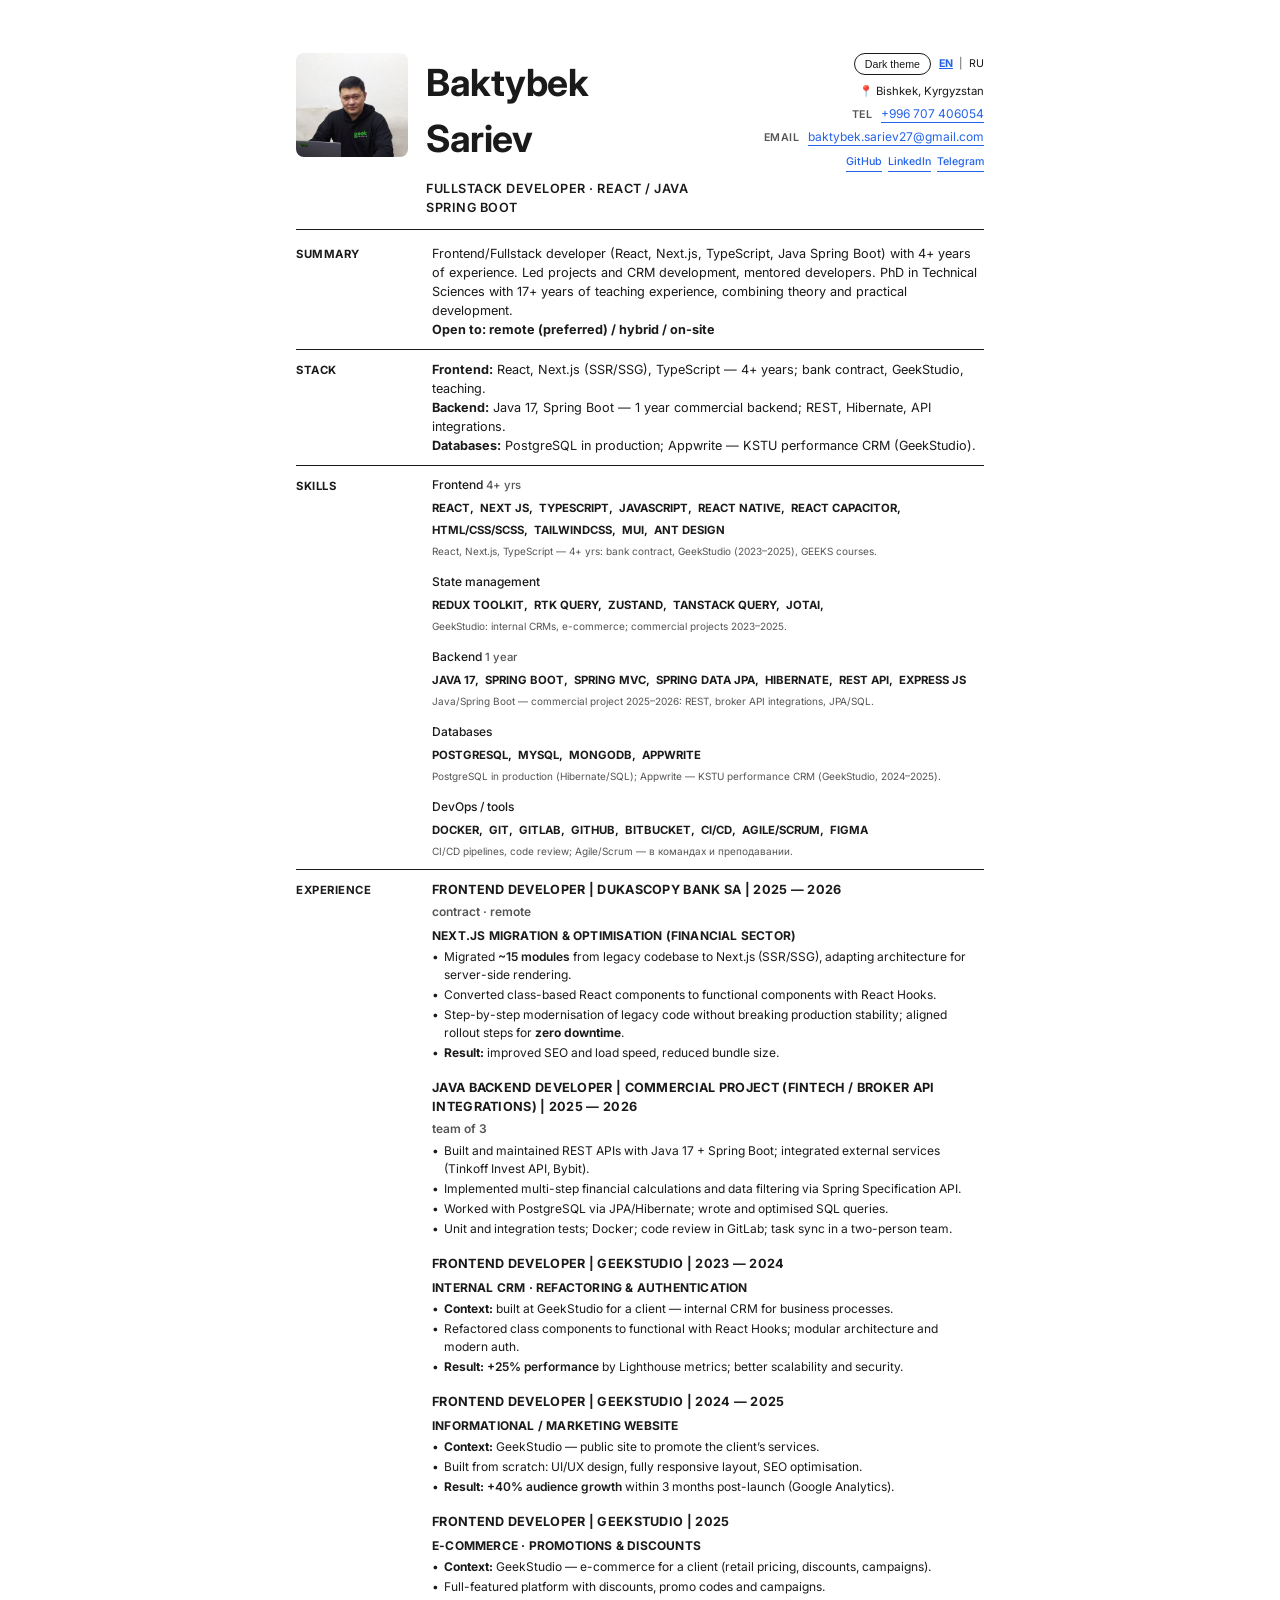
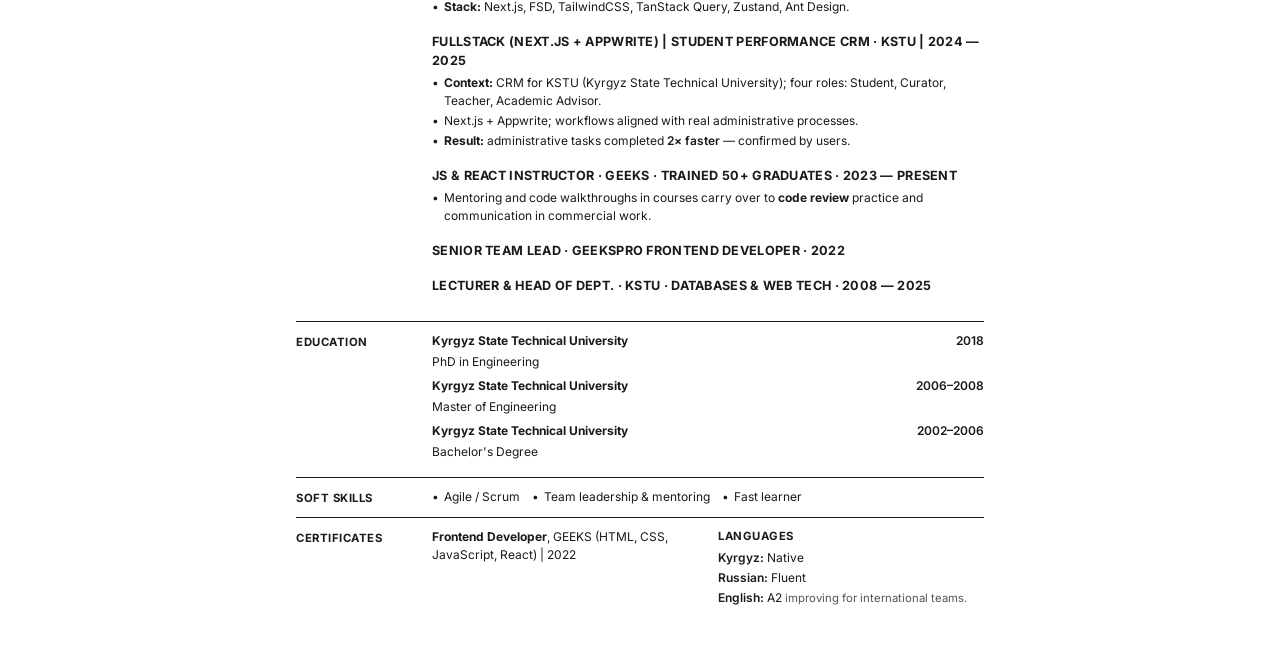
<file: index.html>
<!DOCTYPE html>
<html lang="en">
<head>
    <meta charset="UTF-8">
    <meta name="viewport" content="width=device-width, initial-scale=1.0">
    <title>Baktybek Sariev — Fullstack Developer</title>
    <link rel="stylesheet" href="styles.css">
    <script src="script.js" defer></script>
</head>
<body class="theme-light">
<div class="page">

    <div class="header">
        <div class="header-left">
            <div class="header-photo">
                <img src="./BIS.jpg" alt="Baktybek Sariev" width="112" height="112" loading="lazy">
            </div>
        </div>
        <div class="header-center">
            <div class="header-name">
                <h1 data-lang-block="ru" style="display:none;">Бактыбек Сариев</h1>
                <h1 data-lang-block="en">Baktybek <br>Sariev</h1>
                <div class="header-title" data-lang-block="ru" style="display:none;">Fullstack-разработчик · React /
                    Java Spring Boot
                </div>
                <div class="header-title" data-lang-block="en">Fullstack Developer · React / Java Spring Boot</div>
            </div>
        </div>
        <div class="header-right">
            <div class="header-controls">
                <button class="theme-toggle" type="button" data-lang-block="ru" style="display:none;">Тёмная тема
                </button>
                <button class="theme-toggle" type="button" data-lang-block="en">Dark theme</button>
                <div class="lang-switch">
                    <a href="#" class="lang-active" data-lang="en">EN</a>
                    <span class="lang-sep">|</span>
                    <a href="#" data-lang="ru">RU</a>
                </div>
            </div>
            <div class="header-meta" data-lang-block="ru" style="display:none;">
                <span class="header-meta-line header-meta-loc">📍 Бишкек, Кыргызстан</span>
            </div>
            <div class="header-meta" data-lang-block="en">
                <span class="header-meta-line header-meta-loc">📍 Bishkek, Kyrgyzstan</span>
            </div>
            <div class="contact-item">
                <span class="contact-label" data-lang-block="ru" style="display:none;">Тел</span>
                <span class="contact-label" data-lang-block="en">Tel</span>
                <a href="tel:+996707406054">+996 707 406054</a>
            </div>
            <div class="contact-item">
                <span class="contact-label">Email</span>
                <a href="mailto:baktybek.sariev27@gmail.com">baktybek.sariev27@gmail.com</a>
            </div>
            <div class="header-links">
                <a href="https://github.com/baktybeks" target="_blank" rel="noopener noreferrer">GitHub</a>
                <a href="https://www.linkedin.com/in/baktybek-sariev/" target="_blank" rel="noopener noreferrer">LinkedIn</a>
                <a href="https://t.me/SBaktybek" target="_blank" rel="noopener noreferrer">Telegram</a>
            </div>
        </div>
    </div>
    <!-- SUMMARY -->
    <div class="section-row">
        <div class="section-label" data-lang-block="ru" style="display:none;">Краткое<br>описание</div>
        <div class="section-label" data-lang-block="en">Summary</div>
        <div class="section-content" data-lang-block="ru" style="display:none;">
            Frontend/Fullstack разработчик (React, Next.js, TypeScript, Java Spring Boot) с 4+ годами опыта. Руководил проектами и CRM, занимался менторством. Кандидат технических наук, 17+ лет преподавания, совмещаю теорию и практику. <br><strong>Открыт к формату: удалёнка (предпочтительно) / гибрид / офис.</strong>
        </div>
        <div class="section-content" data-lang-block="en">
            Frontend/Fullstack developer (React, Next.js, TypeScript, Java Spring Boot) with 4+ years of experience. Led projects and CRM development, mentored developers. PhD in Technical Sciences with 17+ years of teaching experience, combining theory and practical development. <br><strong> Open to: remote (preferred) / hybrid / on-site</strong>
        </div>
    </div>

    <hr class="divider">

    <!-- STACK -->
    <div class="section-row">
        <div class="section-label" data-lang-block="ru" style="display:none;">Стек</div>
        <div class="section-label" data-lang-block="en">Stack</div>
        <div class="section-content" data-lang-block="ru" style="display:none;">
            <strong>Frontend:</strong> React, Next.js (SSR/SSG), TypeScript — 4+ года; банковский контракт, GeekStudio,
            обучение.<br>
            <strong>Backend:</strong> Java 17, Spring Boot — 1 год коммерческого бэкенда; REST, Hibernate, интеграции
            API.<br>
            <strong>Базы данных:</strong> PostgreSQL в продакшене; Appwrite — CRM для КГТУ (GeekStudio).
        </div>
        <div class="section-content" data-lang-block="en">
            <strong>Frontend:</strong> React, Next.js (SSR/SSG), TypeScript — 4+ years; bank contract, GeekStudio,
            teaching.<br>
            <strong>Backend:</strong> Java 17, Spring Boot — 1 year commercial backend; REST, Hibernate, API
            integrations.<br>
            <strong>Databases:</strong> PostgreSQL in production; Appwrite — KSTU performance CRM (GeekStudio).
        </div>
    </div>

    <hr class="divider">

    <!-- SKILLS -->
    <div class="section-row">
        <div class="section-label" data-lang-block="ru" style="display:none;">Навыки</div>
        <div class="section-label" data-lang-block="en">Skills</div>
        <div class="section-content">
            <div class="skills-stack" data-lang-block="ru" style="display:none;">
                <div class="skill-group">
                    <div class="skill-group-name">Фронтенд <span class="years">4+ лет</span></div>
                    <div class="skill-tags">
                        <span class="tag ">React,</span>
                        <span class="tag ">Next.js,</span>
                        <span class="tag ">TypeScript,</span>
                        <span class="tag">JavaScript,</span>
                        <span class="tag">React Native,</span>
                        <span class="tag">React capacitor,</span>
                        <span class="tag">HTML/CSS/SCSS,</span>
                        <span class="tag">TailwindCSS,</span>
                        <span class="tag">MUI,</span>
                        <span class="tag">Ant Design</span>
                    </div>
                    <p class="skill-group-note">React, Next.js, TypeScript — 4+ года: банковский контракт, GeekStudio
                        (2023–2025), курсы GEEKS.</p>
                </div>
                <div class="skill-group">
                    <div class="skill-group-name">Управление состоянием</div>
                    <div class="skill-tags">
                        <span class="tag">Redux Toolkit,</span>
                        <span class="tag">RTK Query,</span>
                        <span class="tag">Zustand,</span>
                        <span class="tag">TanStack Query,</span>
                        <span class="tag">Jotai</span>
                    </div>
                    <p class="skill-group-note">GeekStudio: внутренние CRM, e-commerce; коммерческие проекты
                        2023–2025.</p>
                </div>
                <div class="skill-group">
                    <div class="skill-group-name">Бэкенд <span class="years">1 год</span></div>
                    <div class="skill-tags">
                        <span class="tag">Java 17,</span>
                        <span class="tag">Spring Boot,</span>
                        <span class="tag">Spring MVC,</span>
                        <span class="tag">Spring Data JPA,</span>
                        <span class="tag">Hibernate,</span>
                        <span class="tag">REST API,</span>
                        <span class="tag">Express JS,</span>
                    </div>
                    <p class="skill-group-note">Java/Spring Boot — коммерческий проект 2025–2026: REST, интеграции
                        брокерских API, JPA/SQL.</p>
                </div>
                <div class="skill-group">
                    <div class="skill-group-name">Базы данных</div>
                    <div class="skill-tags">
                        <span class="tag">PostgreSQL,</span>
                        <span class="tag">MySQL,</span>
                        <span class="tag">MongoDB,</span>
                        <span class="tag">Appwrite</span>
                    </div>
                    <p class="skill-group-note">PostgreSQL в продакшене (Hibernate/SQL); Appwrite — CRM успеваемости для
                        КГТУ (GeekStudio, 2024–2025).</p>
                </div>
                <div class="skill-group">
                    <div class="skill-group-name">DevOps / инструменты</div>
                    <div class="skill-tags">
                        <span class="tag">Docker,</span>
                        <span class="tag">Git,</span>
                        <span class="tag">GitLab,</span>
                        <span class="tag">GitHub,</span>
                        <span class="tag">Bitbucket,</span>
                        <span class="tag">CI/C,D</span>
                        <span class="tag">Agile/Scrum,</span>
                        <span class="tag">Figma</span>
                    </div>
                    Опыт: CI/CD пайплайны, code review; Agile/Scrum — командная работа и преподавание.
                </div>
            </div>
            <div class="skills-stack" data-lang-block="en">
                <div class="skill-group">
                    <div class="skill-group-name">Frontend <span class="years">4+ yrs</span></div>
                    <div class="skill-tags">
                        <span class="tag">React,</span>
                        <span class="tag">Next JS,</span>
                        <span class="tag">TypeScript,</span>
                        <span class="tag">JavaScript,</span>
                        <span class="tag">React Native,</span>
                        <span class="tag">React capacitor,</span>
                        <span class="tag">HTML/CSS/SCSS,</span>
                        <span class="tag">TailwindCSS,</span>
                        <span class="tag">MUI,</span>
                        <span class="tag">Ant Design</span>
                    </div>
                    <p class="skill-group-note">React, Next.js, TypeScript — 4+ yrs: bank contract, GeekStudio
                        (2023–2025), GEEKS courses.</p>
                </div>
                <div class="skill-group">
                    <div class="skill-group-name">State management</div>
                    <div class="skill-tags">
                        <span class="tag">Redux Toolkit,</span>
                        <span class="tag">RTK Query,</span>
                        <span class="tag">Zustand,</span>
                        <span class="tag">TanStack Query,</span>
                        <span class="tag">Jotai,</span>
                    </div>
                    <p class="skill-group-note">GeekStudio: internal CRMs, e-commerce; commercial projects
                        2023–2025.</p>
                </div>
                <div class="skill-group">
                    <div class="skill-group-name">Backend <span class="years">1 year</span></div>
                    <div class="skill-tags">
                        <span class="tag">Java 17,</span>
                        <span class="tag">Spring Boot,</span>
                        <span class="tag">Spring MVC,</span>
                        <span class="tag">Spring Data JPA,</span>
                        <span class="tag">Hibernate,</span>
                        <span class="tag">REST API,</span>
                        <span class="tag">Express JS</span>
                    </div>
                    <p class="skill-group-note">Java/Spring Boot — commercial project 2025–2026: REST, broker API
                        integrations, JPA/SQL.</p>
                </div>
                <div class="skill-group">
                    <div class="skill-group-name">Databases</div>
                    <div class="skill-tags">
                        <span class="tag">PostgreSQL,</span>
                        <span class="tag">MySQL,</span>
                        <span class="tag">MongoDB,</span>
                        <span class="tag">Appwrite</span>
                    </div>
                    <p class="skill-group-note">PostgreSQL in production (Hibernate/SQL); Appwrite — KSTU performance
                        CRM (GeekStudio, 2024–2025).</p>
                </div>
                <div class="skill-group">
                    <div class="skill-group-name">DevOps / tools</div>
                    <div class="skill-tags">
                        <span class="tag">Docker,</span>
                        <span class="tag">Git,</span>
                        <span class="tag">GitLab,</span>
                        <span class="tag">GitHub,</span>
                        <span class="tag">Bitbucket,</span>
                        <span class="tag">CI/CD,</span>
                        <span class="tag">Agile/Scrum,</span>
                        <span class="tag">Figma</span>
                    </div>
                    <p class="skill-group-note">
                        CI/CD pipelines, code review; Agile/Scrum — в командах и преподавании.
                    </p>
                </div>
            </div>
        </div>
    </div>

    <hr class="divider">

    <!-- EXPERIENCE -->
    <div class="section-row">
        <div class="section-label" data-lang-block="ru" style="display:none;">Опыт</div>
        <div class="section-label" data-lang-block="en">Experience</div>
        <div class="section-content">

            <div data-lang-block="ru" style="display:none;">

                <div class="exp-block">
                    <div class="exp-header">Frontend-разработчик | Dukascopy Bank SA | 2025 — 2026</div>
                    <div class="exp-type-note">контракт · удалённо</div>
                    <div class="exp-type-note">Миграция на Next.js и оптимизация (финансовый сектор)</div>
                    <ul class="exp-list">
                        <li>Мигрировал <span class="metric">~15 модулей</span> из legacy на Next.js (SSR/SSG), адаптируя
                            архитектуру под серверный рендеринг.
                        </li>
                        <li>Перевёл классовые React-компоненты на функциональные с React Hooks.</li>
                        <li>Поэтапная модернизация legacy-кода без простоев в production; согласовывал этапы внедрения
                            для <strong>нулевого downtime</strong>.
                        </li>
                        <li><strong>Результат:</strong> улучшение SEO и скорости загрузки, меньший бандл.</li>
                    </ul>
                </div>

                <div class="exp-block">
                    <div class="exp-header">Java Backend-разработчик | Коммерческий проект (финтех / брокерские API) |
                        2025 — 2026
                    </div>
                    <div class="exp-type-note">команда из 3</div>
                    <ul class="exp-list">
                        <li>REST API на Java 17 + Spring Boot; интеграции с внешними сервисами (Tinkoff Invest API,
                            Bybit).
                        </li>
                        <li>Многошаговые финансовые расчёты и фильтрация данных через Spring Specification API.</li>
                        <li>PostgreSQL через JPA/Hibernate; написание и оптимизация SQL.</li>
                        <li>Unit и integration-тесты; Docker; code review в GitLab; синхронизация задач в команде из
                            двух человек.
                        </li>
                    </ul>
                </div>
                <div class="exp-block">
                    <div class="exp-header">Frontend-разработчик | GeekStudio | 2023 — 2024</div>
                    <div class="exp-project">Внутренняя CRM · рефакторинг и авторизация</div>
                    <ul class="exp-list">
                        <li><strong>Контекст:</strong> разработка в GeekStudio для клиента — внутренняя CRM для
                            бизнес-процессов.
                        </li>
                        <li>Рефакторинг классовых компонентов в функциональные; модульная архитектура и современная
                            авторизация.
                        </li>
                        <li><strong>Результат:</strong> <span class="metric">+25% к производительности</span> по
                            Lighthouse; масштабируемость и безопасность.
                        </li>
                    </ul>
                </div>

                <div class="exp-block">
                    <div class="exp-header">Frontend-разработчик | GeekStudio | 2024 — 2025</div>
                    <div class="exp-project">Информационный / маркетинговый сайт</div>
                    <ul class="exp-list">
                        <li><strong>Контекст:</strong> GeekStudio — публичный сайт для продвижения услуг заказчика.</li>
                        <li>С нуля: UI/UX, адаптивная вёрстка, SEO.</li>
                        <li><strong>Результат:</strong> <span class="metric">+40% рост аудитории</span> за 3 месяца
                            после запуска (Google Analytics).
                        </li>
                    </ul>
                </div>

                <div class="exp-block">
                    <div class="exp-header">Frontend-разработчик | GeekStudio | 2025</div>
                    <div class="exp-project">E-commerce · акции и промокоды</div>
                    <ul class="exp-list">
                        <li><strong>Контекст:</strong> GeekStudio — e-commerce для заказчика (розничная логика, скидки,
                            кампании).
                        </li>
                        <li>Платформа со скидками, промокодами и кампаниями.</li>
                        <li><strong>Стек:</strong> Next.js, FSD, TailwindCSS, TanStack Query, Zustand, Ant Design.</li>
                    </ul>
                </div>
                <div class="exp-block">
                    <div class="exp-header">Fullstack (Next.js + Appwrite) | CRM успеваемости · КГТУ | 2024 — 2025</div>
                    <ul class="exp-list">
                        <li><strong>Контекст:</strong> CRM для КГТУ (четыре роли: студент, куратор, преподаватель,
                            академический советник).
                        </li>
                        <li>Next.js + Appwrite; проектирование сценариев под реальные административные процессы.</li>
                        <li><strong>Результат:</strong> административные задачи выполняются <span class="metric">в 2 раза быстрее</span>
                            — подтверждено пользователями.
                        </li>
                    </ul>
                </div>
                <div class="exp-block">
                    <div class="exp-header">Преподаватель JS и React · GEEKS · 50+ выпускников · 2023 — наст.
                        время
                    </div>
                    <ul class="exp-list">
                        <li>Менторство и разбор кода на курсах переносится в практику <strong>code review</strong> и
                            коммуникации в коммерческих проектах.
                        </li>
                    </ul>
                </div>
                <div class="exp-block">
                    <div class="exp-header">Старший тимлид · GeeksPro Frontend Developer · 2022</div>
                </div>
                <div class="exp-block">
                    <div class="exp-header">Преподаватель и зав. кафедрой · КГТУ · БД и веб-технологии · 2008 —
                        2025
                    </div>
                </div>
            </div>

            <div data-lang-block="en">

                <div class="exp-block">
                    <div class="exp-header">Frontend Developer | Dukascopy Bank SA | 2025 — 2026</div>
                    <div class="exp-type-note">contract · remote</div>
                    <div class="exp-project">Next.js migration &amp; optimisation (financial sector)</div>
                    <ul class="exp-list">
                        <li>Migrated <span class="metric">~15 modules</span> from legacy codebase to Next.js (SSR/SSG),
                            adapting architecture for server-side rendering.
                        </li>
                        <li>Converted class-based React components to functional components with React Hooks.</li>
                        <li>Step-by-step modernisation of legacy code without breaking production stability; aligned
                            rollout steps for <strong>zero downtime</strong>.
                        </li>
                        <li><strong>Result:</strong> improved SEO and load speed, reduced bundle size.</li>
                    </ul>
                </div>

                <div class="exp-block">
                    <div class="exp-header">Java Backend Developer | Commercial project (fintech / broker API
                        integrations) | 2025 — 2026
                    </div>
                    <div class="exp-type-note">team of 3</div>
                    <ul class="exp-list">
                        <li>Built and maintained REST APIs with Java 17 + Spring Boot; integrated external services
                            (Tinkoff Invest API, Bybit).
                        </li>
                        <li>Implemented multi-step financial calculations and data filtering via Spring Specification
                            API.
                        </li>
                        <li>Worked with PostgreSQL via JPA/Hibernate; wrote and optimised SQL queries.</li>
                        <li>Unit and integration tests; Docker; code review in GitLab; task sync in a two-person team.
                        </li>
                    </ul>
                </div>
                <div class="exp-block">
                    <div class="exp-header">Frontend Developer | GeekStudio | 2023 — 2024</div>
                    <div class="exp-project">Internal CRM · refactoring &amp; authentication</div>
                    <ul class="exp-list">
                        <li><strong>Context:</strong> built at GeekStudio for a client — internal CRM for business
                            processes.
                        </li>
                        <li>Refactored class components to functional with React Hooks; modular architecture and modern
                            auth.
                        </li>
                        <li><strong>Result:</strong> <span class="metric">+25% performance</span> by Lighthouse metrics;
                            better scalability and security.
                        </li>
                    </ul>
                </div>

                <div class="exp-block">
                    <div class="exp-header">Frontend Developer | GeekStudio | 2024 — 2025</div>
                    <div class="exp-project">Informational / marketing website</div>
                    <ul class="exp-list">
                        <li><strong>Context:</strong> GeekStudio — public site to promote the client’s services.</li>
                        <li>Built from scratch: UI/UX design, fully responsive layout, SEO optimisation.</li>
                        <li><strong>Result:</strong> <span class="metric">+40% audience growth</span> within 3 months
                            post-launch (Google Analytics).
                        </li>
                    </ul>
                </div>

                <div class="exp-block">
                    <div class="exp-header">Frontend Developer | GeekStudio | 2025</div>
                    <div class="exp-project">E-commerce · promotions &amp; discounts</div>
                    <ul class="exp-list">
                        <li><strong>Context:</strong> GeekStudio — e-commerce for a client (retail pricing, discounts,
                            campaigns).
                        </li>
                        <li>Full-featured platform with discounts, promo codes and campaigns.</li>
                        <li><strong>Stack:</strong> Next.js, FSD, TailwindCSS, TanStack Query, Zustand, Ant Design.</li>
                    </ul>
                </div>
                <div class="exp-block">
                    <div class="exp-header">Fullstack (Next.js + Appwrite) | Student performance CRM · KSTU | 2024 —
                        2025
                    </div>
                    <ul class="exp-list">
                        <li><strong>Context:</strong> CRM for KSTU (Kyrgyz State Technical University); four roles:
                            Student, Curator, Teacher, Academic Advisor.
                        </li>
                        <li>Next.js + Appwrite; workflows aligned with real administrative processes.</li>
                        <li><strong>Result:</strong> administrative tasks completed <span
                                class="metric">2× faster</span> — confirmed by users.
                        </li>
                    </ul>
                </div>
                <div class="exp-block">
                    <div class="exp-header">JS &amp; React Instructor · GEEKS · trained 50+ graduates · 2023 —
                        present
                    </div>
                    <ul class="exp-list">
                        <li>Mentoring and code walkthroughs in courses carry over to <strong>code review</strong>
                            practice and communication in commercial work.
                        </li>
                    </ul>
                </div>
                <div class="exp-block">
                    <div class="exp-header">Senior Team Lead · GeeksPro Frontend Developer · 2022</div>
                </div>
                <div class="exp-block">
                    <div class="exp-header">Lecturer &amp; Head of Dept. · KSTU · Databases &amp; Web Tech · 2008 —
                        2025
                    </div>
                </div>
            </div>
        </div>
    </div>

    <hr class="divider">

    <!-- EDUCATION -->
    <div class="section-row">
        <div class="section-label" data-lang-block="ru" style="display:none;">Образование</div>
        <div class="section-label" data-lang-block="en">Education</div>
        <div class="section-content">

            <div data-lang-block="ru" style="display:none;">
                <div class="edu-row">
                    <div class="edu-degree">Кыргызский государственный технический университет</div>
                    <div class="edu-year">2018</div>
                </div>
                <div class="edu-uni">Кандидат технических наук</div>
                <div class="edu-row">
                    <div class="edu-degree">Кыргызский государственный технический университет</div>
                    <div class="edu-year">2006–2008</div>
                </div>
                <div class="edu-uni">Магистр техники и технологии</div>
                <div class="edu-row">
                    <div class="edu-degree">Кыргызский государственный технический университет</div>
                    <div class="edu-year">2002–2006</div>
                </div>
                <div class="edu-uni">Бакалавриат</div>
            </div>

            <div data-lang-block="en">
                <div class="edu-row">
                    <div class="edu-degree">Kyrgyz State Technical University</div>
                    <div class="edu-year">2018</div>
                </div>
                <div class="edu-uni">PhD in Engineering</div>
                <div class="edu-row">
                    <div class="edu-degree">Kyrgyz State Technical University</div>
                    <div class="edu-year">2006–2008</div>
                </div>
                <div class="edu-uni">Master of Engineering</div>
                <div class="edu-row">
                    <div class="edu-degree">Kyrgyz State Technical University</div>
                    <div class="edu-year">2002–2006</div>
                </div>
                <div class="edu-uni">Bachelor's Degree</div>
            </div>
        </div>
    </div>

    <hr class="divider">

    <!-- SOFT SKILLS -->
    <div class="section-row">
        <div class="section-label" data-lang-block="ru" style="display:none;">Гибкие навыки</div>
        <div class="section-label" data-lang-block="en">Soft Skills</div>
        <div class="section-content">
            <ul class="soft-list" data-lang-block="ru" style="display:none;">
                <li>Agile / Scrum</li>
                <li>Лидерство в команде и менторство</li>
                <li>Быстрое обучение</li>
            </ul>
            <ul class="soft-list" data-lang-block="en">
                <li>Agile / Scrum</li>
                <li>Team leadership &amp; mentoring</li>
                <li>Fast learner</li>
            </ul>
        </div>
    </div>

    <hr class="divider">

    <!-- CERTIFICATES + LANGUAGES -->
    <div class="section-row">
        <div class="section-label" data-lang-block="ru" style="display:none;">Сертификаты</div>
        <div class="section-label" data-lang-block="en">Certificates</div>
        <div class="section-content">
            <div class="certs-langs">
                <div>
                    <div class="cert-item" data-lang-block="ru" style="display:none;"><strong>Frontend
                        Developer</strong>, GEEKS (HTML, CSS, JavaScript, React) | 2022
                    </div>
                    <div class="cert-item" data-lang-block="en"><strong>Frontend Developer</strong>, GEEKS (HTML, CSS,
                        JavaScript, React) | 2022
                    </div>
                </div>
                <div>
                    <div class="lang-heading" data-lang-block="ru" style="display:none;">Языки</div>
                    <div class="lang-heading" data-lang-block="en">Languages</div>
                    <div class="lang-item" data-lang-block="ru" style="display:none;"><b>Кыргызский:</b> родной</div>
                    <div class="lang-item" data-lang-block="ru" style="display:none;"><b>Русский:</b> свободный</div>
                    <div class="lang-item" data-lang-block="ru" style="display:none;"><b>Английский:</b> A2 <span
                            class="lang-note">уровень повышаю для международных команд.</span></div>
                    <div class="lang-item" data-lang-block="en"><b>Kyrgyz:</b> Native</div>
                    <div class="lang-item" data-lang-block="en"><b>Russian:</b> Fluent</div>
                    <div class="lang-item" data-lang-block="en"><b>English:</b> A2 <span class="lang-note">improving for international teams.</span>
                    </div>
                </div>
            </div>
        </div>
    </div>
</div>
</body>
</html>
</file>
<file: styles.css>
@import url('https://fonts.googleapis.com/css2?family=Inter:wght@400;500;600;700&display=swap');

* {
  margin: 0;
  padding: 0;
  box-sizing: border-box;
}

:root {
  --bg-color: #ffffff;
  --page-bg-color: #ffffff;
  --text-color: #1a1a1a;
  --border-color: #1a1a1a;
  --muted-color: #555555;
  --accent-color: #2563eb;
}

body {
  font-family: 'Inter', Arial, sans-serif;
  font-size: 10pt;
  color: var(--text-color);
  background: var(--bg-color);
  line-height: 1.5;
}

body.theme-dark {
  --bg-color: #020617;
  --page-bg-color: #020617;
  --text-color: #e5e7eb;
  --border-color: #4b5563;
  --muted-color: #9ca3af;
  --accent-color: #60a5fa;
}

.page {
  width: 210mm;
  min-height: 297mm;
  margin: 0 auto;
  background: var(--page-bg-color);
  padding: 14mm 14mm 14mm 14mm;
}

/* HEADER */
.header {
  display: grid;
  grid-template-columns: minmax(0, 112px) minmax(0, 1fr) minmax(0, 240px);
  gap: 14px 18px;
  align-items: start;
  padding-bottom: 12px;
  margin-bottom: 14px;
  border-bottom: 1px solid var(--border-color);
}

.header-left {
  display: flex;
  flex-direction: column;
  align-items: flex-start;
  gap: 10px;
  min-width: 0;
}

.header-photo {
  width: 112px;
  flex-shrink: 0;
}

.header-photo img {
  width: 100%;
  height: auto;
  display: block;
  border-radius: 8px;
}

.header-center {
  min-width: 0;
  padding-top: 2px;
}

.header-name h1 {
  font-size: 28pt;
  font-weight: 700;
  letter-spacing: -0.5px;
  color: var(--text-color);
  line-height: 1.5;
}

.header-title {
  font-size: 9.5pt;
  font-weight: 600;
  margin-top: 12px;
  line-height: 1.5;
  text-transform: uppercase;
  letter-spacing: 0.04em;
}

.header-meta {
  font-size: 8.5pt;
  line-height: 1.5;
  color: var(--muted-color);
  max-width: 100%;
  margin-bottom: 5px;
}

.header-meta .header-meta-line {
  display: block;
  margin-top: 4px;
}

.header-meta .header-meta-line:first-child {
  margin-top: 0;
  color: var(--text-color);
}

.header-meta-prefs {
  color: var(--muted-color);
}

.header-meta-avail {
  color: var(--text-color);
}

.avail-dot {
  display: inline-block;
  width: 6px;
  height: 6px;
  border-radius: 50%;
  background: #22c55e;
  margin-right: 6px;
  vertical-align: 0.1em;
}

.header-right {
  text-align: right;
  font-size: 9pt;
  color: var(--text-color);
  line-height: 1.5;
  min-width: 0;
}

.header-controls {
  display: flex;
  flex-wrap: wrap;
  justify-content: flex-end;
  align-items: center;
  gap: 8px;
  margin-bottom: 8px;
}

.contact-item {
  margin-bottom: 5px;
}

.contact-label {
  display: inline-block;
  margin-right: 6px;
  font-size: 8pt;
  font-weight: 600;
  text-transform: uppercase;
  letter-spacing: 0.04em;
  color: var(--muted-color);
}

.header-right .contact-item a {
  color: var(--accent-color);
  padding-bottom: 1px;
  border-bottom: 1px solid var(--accent-color);
  text-decoration: none;
}

.lang-sep {
  margin: 0 3px;
  color: var(--muted-color);
  font-weight: 400;
}

.header-links {
  display: flex;
  flex-wrap: wrap;
  justify-content: flex-end;
  gap: 6px;
  margin-top: 8px;
}

.header-links a {
  display: inline-block;
  font-size: 8pt;
  font-weight: 500;
  text-decoration: none;
  color: var(--accent-color);
  background: transparent;
  padding-bottom: 1px;
  border-bottom: 1px solid var(--accent-color);
}

.header-links a:hover {
  color: var(--accent-color);
}

.theme-toggle {
  font-size: 8pt;
  padding: 4px 10px;
  border-radius: 999px;
  border: 1px solid var(--border-color);
  background: transparent;
  color: var(--text-color);
  cursor: pointer;
}

.theme-toggle:hover {
  background: rgba(0, 0, 0, 0.04);
}

body.theme-dark .theme-toggle:hover {
  background: rgba(255, 255, 255, 0.06);
}

.lang-switch {
  font-size: 8pt;
}

.lang-switch a {
  color: var(--text-color);
  text-decoration: none;
}

.lang-switch a.lang-active {
  font-weight: 700;
  text-decoration: underline;
  color: var(--accent-color);
}

/* SECTION LABEL */
.section {
  margin-bottom: 12px;
}

.section-row {
  display: grid;
  grid-template-columns: 120px 1fr;
  gap: 0 16px;
  margin-bottom: 10px;
  align-items: start;
}

.section-label {
  font-size: 8.5pt;
  font-weight: 700;
  text-transform: uppercase;
  letter-spacing: 0.5px;
  color: var(--text-color);
  padding-top: 2px;
  white-space: nowrap;
}

.section-content {
  font-size: 9.5pt;
  color: var(--text-color);
  line-height: 1.5;
}

/* DIVIDER LINE */
.divider {
  border: none;
  border-top: 1px solid var(--border-color);
  margin: 10px 0;
}

/* SKILLS — группы, теги в строку */
.skills-stack {
  display: flex;
  flex-direction: column;
  gap: 6px;
  font-size: 9pt;
}

.skill-group-name {
  font-weight: 500;
  font-size: 9pt;
  margin-bottom: 6px;
  color: var(--text-color);
}

.skill-group + .skill-group {
  margin-top: 8px;
}

.skill-group-name .years {
  font-weight: 500;
  font-size: 8.5pt;
  color: var(--muted-color);
}

.skill-tags {
  display: flex;
  flex-wrap: wrap;
  gap: 5px 6px;
  margin-bottom: 5px;
}

.tag {
  display: inline-block;
  font-size: 8.5pt;
  font-weight: 700;
  line-height: 1.5;
  color: var(--text-color);
  background: transparent;
  text-transform: uppercase;
}

.tag.primary {
    border: 2px solid #000000;
    color: #000000 !important;
}

.skill-group-note {
  margin: 0;
  font-size: 7.5pt;
  line-height: 1.5;
  color: var(--muted-color);
}

/* EXPERIENCE */
.exp-block {
  margin-bottom: 16px;
}

.exp-header {
  font-weight: 700;
  font-size: 9.5pt;
  margin-bottom: 4px;
  text-transform: uppercase;
  letter-spacing: 0.3px;
}

.exp-project {
  font-weight: 700;
  font-size: 9pt;
  margin: 6px 0 3px 0;
  text-transform: uppercase;
  letter-spacing: 0.2px;
}

.exp-section-label {
  font-weight: 700;
  font-size: 9pt;
  margin: 12px 0 6px 0;
  color: var(--text-color);
}

.exp-type-note {
  font-size: 9pt;
  font-weight: 600;
  margin-bottom: 4px;
  color: var(--muted-color);
}

.metric {
  font-weight: 600;
}

.exp-teach-line {
  font-weight: 600;
  font-size: 9pt;
  margin: 8px 0 3px 0;
  color: var(--text-color);
}

.exp-list {
  list-style: none;
  padding: 0;
}

.exp-list li {
  padding-left: 12px;
  position: relative;
  margin-bottom: 2px;
  font-size: 9pt;
  line-height: 1.5;
}

.exp-list li::before {
  content: "\2022";
  position: absolute;
  left: 0;
  color: var(--text-color);
}

.exp-list li b {
  font-weight: 600;
}

/* EDU */
.edu-row {
  display: flex;
  justify-content: space-between;
  margin-bottom: 3px;
}

.edu-degree {
  font-weight: 700;
  font-size: 9pt;
}

.edu-year {
  text-align: right;
  min-width: 75px;
  font-size: 9pt;
  font-weight: 600;
}

.edu-uni {
  font-size: 9pt;
  color: var(--text-color);
  margin-bottom: 6px;
}

/* SOFT SKILLS */
.soft-list {
  list-style: none;
  padding: 0;
    display: flex;
    gap: 12px;
}

.soft-list li {
  padding-left: 12px;
  position: relative;
  margin-bottom: 1px;
  font-size: 9pt;
}

.soft-list li::before {
  content: "\2022";
  position: absolute;
  left: 0;
  color: var(--text-color);
}

/* CERTS & LANGS */
.certs-langs {
  display: grid;
  grid-template-columns: 1fr 1fr;
  gap: 0 20px;
}

.cert-item {
  margin-bottom: 3px;
  font-size: 9pt;
}

.cert-org {
  font-size: 8.5pt;
  color: var(--muted-color);
}

.lang-item {
  font-size: 9pt;
  margin-bottom: 2px;
}

.lang-item b {
  font-weight: 600;
}

.lang-note {
  font-size: 8.5pt;
  color: var(--muted-color);
  margin-top: 6px;
  line-height: 1.5;
}

.lang-heading {
  font-weight: 700;
  font-size: 8.5pt;
  text-transform: uppercase;
  letter-spacing: 0.5px;
  margin-bottom: 4px;
}

/* RESPONSIVE */
@media (max-width: 1024px) {
  .page {
    width: 100%;
    min-height: auto;
    padding: 20px 16px;
  }

  .section-row {
    grid-template-columns: 110px 1fr;
    column-gap: 12px;
  }
}

@media (max-width: 768px) {
  .page {
    padding: 16px 12px;
  }

  .header {
    grid-template-columns: 1fr;
    gap: 14px;
  }

  .header-right {
    text-align: left;
  }

  .header-controls {
    justify-content: flex-start;
  }

  .header-links {
    justify-content: flex-start;
  }

  .header-name h1 br,
  .section-label br {
    display: none;
  }

  .header-photo {
    width: 120px;
  }

  .section-row {
    grid-template-columns: 1fr;
    row-gap: 6px;
  }

  .section-label {
    padding-top: 0;
  }

  .certs-langs {
    grid-template-columns: 1fr;
    row-gap: 8px;
  }
}

@media (max-width: 480px) {
  body {
    font-size: 9pt;
  }

  .page {
    padding: 12px 10px;
  }

  .header-photo {
    width: 100px;
  }
}

@media print {
  body {
    background: #ffffff !important;
    color: #000000 !important;
  }

  .header-title {
    color: #000000 !important;
  }

  .page {
    margin: 0;
    padding: 12mm;
    width: 100%;
    box-shadow: none;
    background: #ffffff !important;
  }

  .header-controls {
    display: none;
  }

  .header-links a {
    color: #000000 !important;
  }

  .tag.primary {
    border-color: #000000;
    color: #000000 !important;
  }
}
</file>
